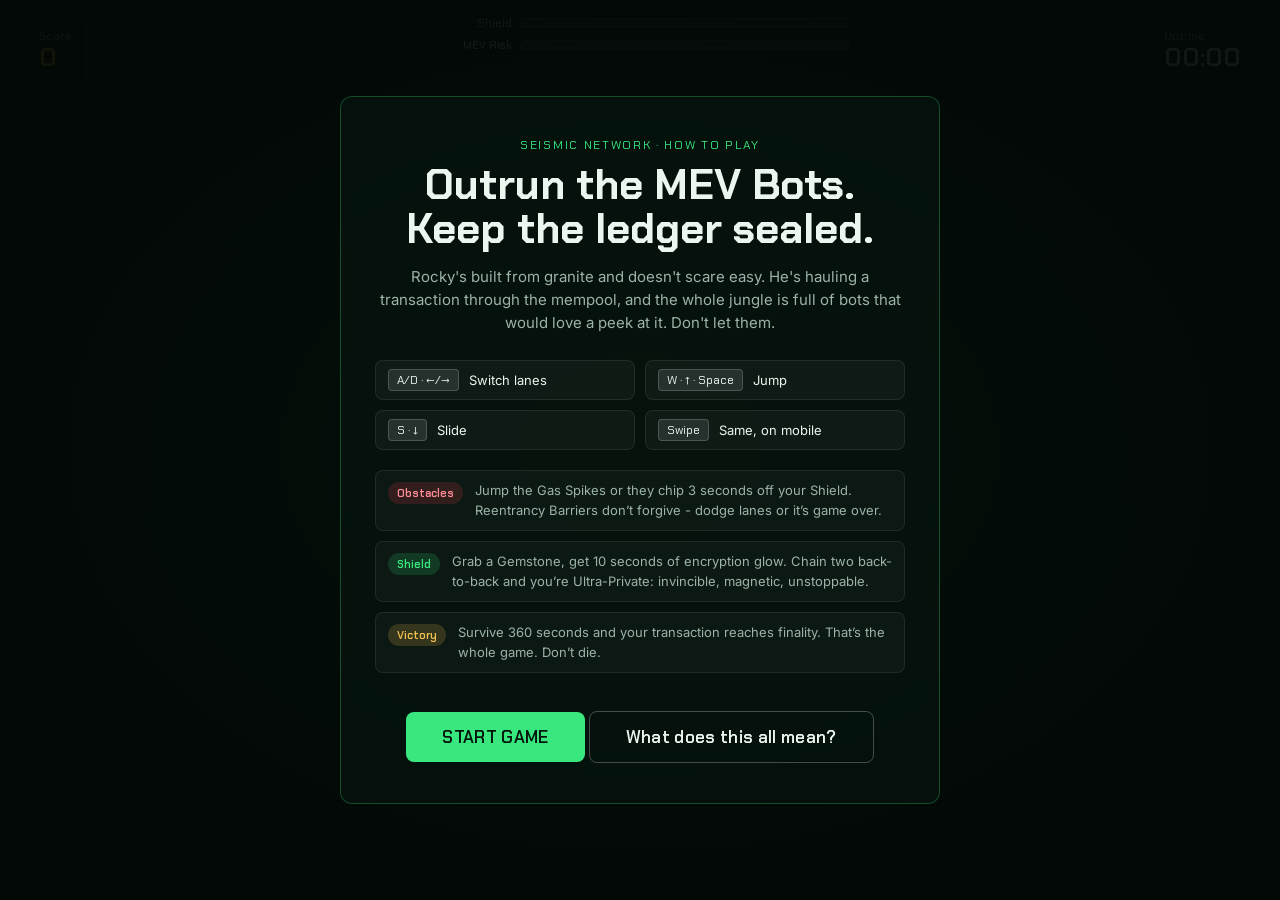
<file: test/offline-check.html>
<!DOCTYPE html>
<html lang="en">
<head>
<meta charset="UTF-8" />
<meta name="viewport" content="width=device-width, initial-scale=1, maximum-scale=1, user-scalable=no" />
<title>Seismic Rocky Runner</title>
<link rel="preconnect" href="https://fonts.googleapis.com">
<link rel="preconnect" href="https://fonts.gstatic.com" crossorigin>
<link href="https://fonts.googleapis.com/css2?family=Chakra+Petch:wght@400;500;600;700&family=Inter:wght@400;500;600&display=swap" rel="stylesheet">
<link rel="stylesheet" href="../style.css">
</head>
<body>

<canvas id="gameCanvas"></canvas>
<div id="vignette"></div>
<div id="shieldGlow"></div>

<div id="hud">
  <div class="hud-block" id="scoreBlock">
    <div class="hud-label">Score</div>
    <div class="hud-value" id="scoreVal">0</div>
  </div>
  <div class="hud-block" id="timeBlock">
    <div class="hud-label">Uptime</div>
    <div class="hud-value" id="timeVal">00:00</div>
  </div>
</div>

<div id="barsWrap">
  <div class="bar-row" id="shieldRow">
    <div class="bar-tag">Shield</div>
    <div class="bar-track"><div class="bar-fill" id="shieldFill" style="width:0%"></div></div>
  </div>
  <div class="bar-row" id="riskRow">
    <div class="bar-tag">MEV Risk</div>
    <div class="bar-track"><div class="bar-fill" id="riskFill" style="width:0%"></div></div>
  </div>
  <div class="bar-row" id="decryptRow">
    <div class="bar-tag">Decryption</div>
    <div class="bar-track"><div class="bar-fill" id="decryptFill" style="width:100%"></div></div>
  </div>
</div>
<div id="boostBanner"></div>
<div id="checkpointBanner"></div>

<!-- Start / How to Play -->
<div class="screen" id="startScreen">
  <div class="panel">
    <div class="eyebrow" id="startEyebrow"></div>
    <h1 class="title" id="startTitle"></h1>
    <p class="lede" id="startLede"></p>
    <div class="controls-grid">
      <div class="ctrl"><span class="key">A/D · ←/→</span> Switch lanes</div>
      <div class="ctrl"><span class="key">W · ↑ · Space</span> Jump</div>
      <div class="ctrl"><span class="key">S · ↓</span> Slide</div>
      <div class="ctrl"><span class="key">Swipe</span> Same, on mobile</div>
    </div>
    <div class="rules-list" id="startRules"></div>
    <button class="cta" id="startBtn"></button>
    <button class="cta ghost" id="codexBtn" style="margin-top:10px;"></button>
  </div>
</div>

<!-- Codex -->
<div class="screen hidden" id="codexScreen">
  <div class="panel">
    <div class="eyebrow">SEISMIC NETWORK · CODEX</div>
    <h1 class="title">What each piece <span class="accent">really means.</span></h1>
    <p class="lede">This run is a playable metaphor for how Seismic protects a transaction in the mempool.</p>
    <div class="rules-list codex-list" id="codexList"></div>
    <button class="cta" id="codexBackBtn">Back</button>
  </div>
</div>

<!-- Lose -->
<div class="screen hidden" id="loseScreen">
  <div class="panel">
    <div class="eyebrow" id="loseEyebrow" style="color:var(--danger)"></div>
    <h1 class="title" id="loseTitle"></h1>
    <div class="stat-row">
      <div class="stat"><div class="num" id="loseScore">0</div><div class="lab" id="loseScoreLabel"></div></div>
      <div class="stat"><div class="num" id="loseTime">0s</div><div class="lab" id="loseTimeLabel"></div></div>
    </div>
    <div class="btn-row">
      <button class="cta danger" id="retryBtnLose"></button>
      <button class="cta ghost" id="shareBtnLose"></button>
    </div>
    <div class="share-status" id="shareStatusLose"></div>
  </div>
</div>

<!-- Win -->
<div class="screen hidden" id="winScreen">
  <div class="panel">
    <div class="eyebrow" id="winEyebrow"></div>
    <h1 class="title" id="winTitle"></h1>
    <div class="stat-row">
      <div class="stat"><div class="num" id="winScore">0</div><div class="lab" id="winScoreLabel"></div></div>
      <div class="stat"><div class="num">360s</div><div class="lab" id="winTimeLabel"></div></div>
    </div>
    <div class="btn-row">
      <button class="cta" id="retryBtnWin"></button>
      <button class="cta ghost" id="shareBtnWin"></button>
    </div>
    <div class="share-status" id="shareStatusWin"></div>
  </div>
</div>

<div id="touchControls">
  <div class="touch-btn" id="btnLeft">◀</div>
  <div class="touch-btn" id="btnRight">▶</div>
  <div class="touch-btn" id="btnJump">▲</div>
  <div class="touch-btn" id="btnSlide">▼</div>
</div>

<script src="three-stub.js"></script>
<script type="module" src="../src/main.js"></script>
</body>
</html>
</file>
<file: style.css>
:root{
  --bg:#05100b;
  --ink:#eaf6ee;
  --ink-dim:#9db3a8;
  --privacy:#39e77f;
  --danger:#ff3b4e;
  --gold:#f2c14e;
  --panel:rgba(6,20,14,0.72);
  --panel-border:rgba(57,231,127,0.28);
  --font-display:'Chakra Petch',sans-serif;
  --font-body:'Inter',sans-serif;
}
*{ box-sizing:border-box; }
html,body{
  margin:0; padding:0; width:100%; height:100%; overflow:hidden;
  background:var(--bg); color:var(--ink); font-family:var(--font-body);
}
#gameCanvas{ position:fixed; inset:0; display:block; width:100%; height:100%; }

/* a faint scanline pass over the whole screen - cheap, CSS-only, gives the
   HUD a terminal/CRT edge instead of looking like a flat web form */
body::after{
  content:'';
  position:fixed; inset:0; pointer-events:none; z-index:50;
  background:repeating-linear-gradient(
    to bottom,
    rgba(0,0,0,0) 0px,
    rgba(0,0,0,0) 2px,
    rgba(57,231,127,0.025) 3px,
    rgba(0,0,0,0) 4px
  );
  mix-blend-mode:overlay;
}

#vignette{
  position:fixed; inset:0; pointer-events:none; z-index:5;
  transition: box-shadow .25s ease-out;
}
#vignette.warn{ animation: pulseVignette 1.1s ease-in-out infinite; }
@keyframes pulseVignette{
  0%,100%{ box-shadow: inset 0 0 140px 40px rgba(255,59,78,0.35); }
  50%{ box-shadow: inset 0 0 220px 70px rgba(255,59,78,0.6); }
}
#shieldGlow{
  position:fixed; inset:0; pointer-events:none; z-index:4;
  transition: box-shadow .4s ease-out;
}
#shieldGlow.on{ box-shadow: inset 0 0 120px 20px rgba(57,231,127,0.22); }

#hud{
  position:fixed; top:0; left:0; right:0; z-index:10;
  display:flex; justify-content:space-between; align-items:flex-start;
  padding:18px 22px; pointer-events:none; font-family:var(--font-display);
}
.hud-block{
  background:var(--panel); border:1px solid var(--panel-border); border-radius:6px;
  padding:10px 16px; backdrop-filter: blur(6px);
}
.hud-label{ font-size:11px; letter-spacing:0.04em; color:var(--ink-dim); font-family:var(--font-body); }
.hud-value{ font-size:26px; font-weight:600; line-height:1.1; }
#scoreBlock .hud-value{ color:var(--gold); }

#barsWrap{
  position:fixed; top:16px; left:50%; transform:translateX(-50%); z-index:10;
  width:min(420px, 60vw); display:flex; flex-direction:column; gap:8px; pointer-events:none;
}
.bar-row{ display:flex; align-items:center; gap:8px; transition:opacity .3s; }
.bar-row.hide{ opacity:0; height:0; overflow:hidden; }
.bar-tag{ font-family:var(--font-display); font-size:11px; color:var(--ink-dim); width:82px; text-align:right; }
.bar-track{
  flex:1; height:10px; border-radius:5px; background:rgba(255,255,255,0.08);
  border:1px solid rgba(255,255,255,0.12); overflow:hidden; position:relative;
}
.bar-fill{ height:100%; width:100%; transform-origin:left; transition:width .3s, background .3s; }
#shieldFill{ background:linear-gradient(90deg,#1d5c3c,var(--privacy)); }
#decryptFill{ background:linear-gradient(90deg,#7a1420,var(--danger)); }
#riskFill{ background:linear-gradient(90deg,#1d5c3c,var(--privacy)); }
#decryptRow{ opacity:0; transition:opacity .35s; }
#decryptRow.show{ opacity:1; }

#boostBanner, #checkpointBanner{
  position:fixed; top:74px; left:50%; transform:translateX(-50%) scale(0.9); z-index:10;
  font-family:var(--font-display); font-weight:700; font-size:15px; letter-spacing:0.03em;
  color:#04140b; padding:6px 18px; border-radius:20px;
  opacity:0; transition:opacity .3s, transform .3s; pointer-events:none;
  white-space:nowrap;
}
#boostBanner{ background:linear-gradient(90deg,var(--gold),#fff2c4); }
#boostBanner.show{ opacity:1; transform:translateX(-50%) scale(1); }
#checkpointBanner{ top:112px; background:linear-gradient(90deg,var(--privacy),#c8ffe0); }
#checkpointBanner.show{ opacity:1; transform:translateX(-50%) scale(1); }

.screen{
  position:fixed; inset:0; z-index:20; display:flex; align-items:center; justify-content:center;
  background:radial-gradient(ellipse at center, rgba(5,16,11,0.55) 0%, rgba(3,8,6,0.94) 75%);
  text-align:center; padding:24px;
}
.screen.hidden{ display:none; }
.panel{
  max-width:600px; width:100%; max-height:88vh; overflow-y:auto;
  background:var(--panel); border:1px solid var(--panel-border);
  border-radius:12px; padding:40px 34px; backdrop-filter: blur(8px);
}
.eyebrow{ font-family:var(--font-display); font-size:12px; letter-spacing:0.14em; color:var(--privacy); margin-bottom:10px; }
h1.title{ font-family:var(--font-display); font-size:clamp(28px,5vw,42px); margin:0 0 14px; line-height:1.05; }
h1.title .accent{ color:var(--privacy); }
p.lede{ color:var(--ink-dim); font-size:15px; line-height:1.55; margin:0 0 26px; }

.controls-grid{ display:grid; grid-template-columns:1fr 1fr; gap:10px; margin:0 0 20px; text-align:left; }
.ctrl{
  display:flex; align-items:center; gap:10px; background:rgba(255,255,255,0.04);
  border:1px solid rgba(255,255,255,0.08); border-radius:8px; padding:8px 12px; font-size:13px;
}
.key{
  font-family:var(--font-display); background:rgba(255,255,255,0.1); border:1px solid rgba(255,255,255,0.18);
  border-radius:4px; padding:2px 8px; font-size:12px; min-width:20px; text-align:center;
}

.rules-list{ display:flex; flex-direction:column; gap:10px; margin:0 0 28px; text-align:left; }
.codex-list{ max-height:44vh; overflow-y:auto; padding-right:4px; }
.rule{
  display:flex; align-items:flex-start; gap:12px; background:rgba(255,255,255,0.03);
  border:1px solid rgba(255,255,255,0.08); border-radius:8px; padding:10px 12px;
}
.rule-tag{
  flex:none; font-family:var(--font-display); font-size:11px; font-weight:600;
  padding:4px 9px; border-radius:20px; white-space:nowrap; margin-top:1px;
}
.rule-tag.danger{ background:rgba(255,59,78,0.16); color:#ff8b96; }
.rule-tag.privacy{ background:rgba(57,231,127,0.16); color:var(--privacy); }
.rule-tag.gold{ background:rgba(242,193,78,0.18); color:var(--gold); }
.rule-text{ font-size:13px; line-height:1.5; color:var(--ink-dim); }

button.cta{
  font-family:var(--font-display); font-weight:600; font-size:17px; letter-spacing:0.02em;
  background:var(--privacy); color:#04140b; border:none; border-radius:8px; padding:14px 36px;
  cursor:pointer; transition:transform .15s ease, box-shadow .15s ease, background .15s ease;
}
button.cta:hover{ transform:translateY(-2px); box-shadow:0 8px 24px rgba(57,231,127,0.35); }
button.cta:active{ transform:translateY(0) scale(0.97); box-shadow:0 2px 8px rgba(57,231,127,0.25); }
button.cta.danger{ background:var(--danger); }
button.cta.danger:hover{ box-shadow:0 8px 24px rgba(255,59,78,0.35); }
button.cta.ghost{ background:transparent; color:var(--ink); border:1px solid rgba(255,255,255,0.25); box-shadow:none; }
button.cta.ghost:hover{ border-color:var(--privacy); color:var(--privacy); transform:translateY(-2px); box-shadow:none; }
.btn-row{ display:flex; gap:10px; justify-content:center; flex-wrap:wrap; }
.share-status{ margin-top:12px; font-size:12px; color:var(--ink-dim); min-height:14px; }

.stat-row{ display:flex; justify-content:center; gap:34px; margin:0 0 30px; }
.stat{ display:flex; flex-direction:column; }
.stat .num{ font-family:var(--font-display); font-size:30px; font-weight:700; }
.stat .lab{ font-size:11px; color:var(--ink-dim); letter-spacing:0.04em; }
#loseScreen .num{ color:var(--danger); }
#winScreen .num{ color:var(--privacy); }

#touchControls{ display:none; position:fixed; inset:0; z-index:8; pointer-events:none; }
@media (pointer:coarse){ #touchControls{ display:block; } }
.touch-btn{
  position:fixed; pointer-events:auto; width:64px; height:64px; border-radius:50%;
  background:rgba(57,231,127,0.14); border:1px solid rgba(57,231,127,0.4); color:var(--privacy);
  font-family:var(--font-display); font-size:22px; display:flex; align-items:center; justify-content:center;
  -webkit-tap-highlight-color:transparent; user-select:none; transition:background .1s;
}
.touch-btn:active{ background:rgba(57,231,127,0.32); }
#btnLeft{ left:18px; bottom:34px; }
#btnRight{ left:96px; bottom:34px; }
#btnJump{ right:96px; bottom:34px; }
#btnSlide{ right:18px; bottom:34px; }
</file>
